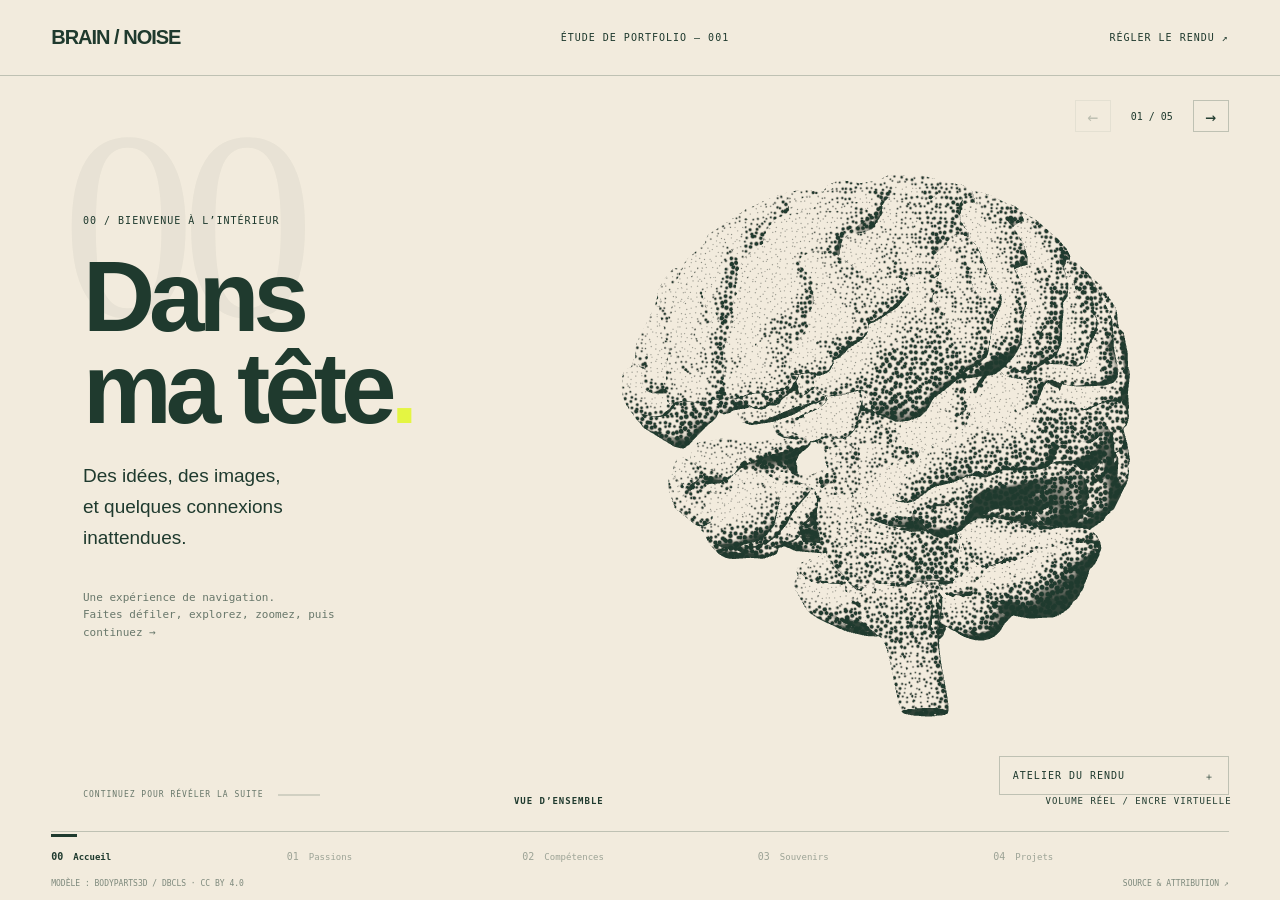
<file: index.html>
<!doctype html>
<html lang="fr">
  <head>
    <meta charset="utf-8" />
    <meta name="viewport" content="width=device-width,initial-scale=1" />
    <title>À l’intérieur — Brain Noise</title>
    <meta
      name="description"
      content="Exploration d’un cerveau en 3D au rendu imprimé, pilotée par le scroll."
    />
    <link rel="stylesheet" href="./assets/css/base.css" />
    <link rel="stylesheet" href="./assets/css/portfolio.css" />
    <link rel="stylesheet" href="./assets/css/skills.css" />
    <link rel="stylesheet" href="./assets/css/brain-navigation.css" />
    <script type="importmap">
      {
        "imports": {
          "three": "./assets/vendor/build/three.module.js",
          "three/addons/": "./assets/vendor/examples/jsm/"
        }
      }
    </script>
  </head>
  <body>
    <header>
      <a href="#intro" class="brand">BRAIN / NOISE</a><span>ÉTUDE DE PORTFOLIO — 001</span
      ><a href="#atelier">RÉGLER LE RENDU ↗</a>
    </header>
    <div class="visual">
      <canvas
        id="brain"
        aria-label="Cerveau 3D avec rendu tramé ; la rotation suit le défilement."
      ></canvas>
      <div id="loading" role="status">Chargement du cerveau…</div>
      <div class="visual-bottom">
        <span id="region">VUE D’ENSEMBLE</span><span>VOLUME RÉEL / ENCRE VIRTUELLE</span>
      </div>
    </div>
    <main id="journey" tabindex="0" aria-label="Exploration horizontale du portfolio">
      <section
        id="intro"
        class="journey-section"
        data-stop="0"
        data-number="00"
        aria-labelledby="intro-title"
      >
        <div class="section-content">
          <p class="section-index">00 / BIENVENUE À L’INTÉRIEUR</p>
          <h1 id="intro-title">Dans<br />ma tête<span>.</span></h1>
          <p class="lead">Des idées, des images,<br />et quelques connexions inattendues.</p>
          <p class="note">
            Une expérience de navigation.<br />Faites défiler, explorez, zoomez, puis continuez →
          </p>
        </div>
      </section>
      <section
        id="passions"
        class="journey-section"
        data-stop="1"
        data-number="01"
        aria-labelledby="passions-title"
      >
        <div class="section-content">
          <p class="section-index">01 / CE QUI M’ANIME</p>
          <h2 id="passions-title">Les<br /><span class="title-serif">passions.</span></h2>
          <p>Ce qui attire le regard, nourrit la curiosité et donne envie de créer.</p>
          <ul class="tags" aria-label="Centres d’intérêt">
            <li>IMAGE</li>
            <li>DESIGN</li>
            <li>EXPLORATION</li>
          </ul>
          <a class="section-link" href=""
            ><span>Découvrir mes passions</span
            ><span class="section-link-arrow" aria-hidden="true">→</span></a
          >
        </div>
      </section>
      <section
        id="competences"
        class="journey-section"
        data-stop="2"
        data-number="02"
        aria-labelledby="competences-title"
      >
        <div class="section-content">
          <p class="section-index">02 / FAIRE DES LIENS</p>
          <h2 id="competences-title">Penser.<br /><span class="title-serif">Construire.</span></h2>
          <p>Relier une idée à une forme. Une intention à une interaction.</p>
          <ul class="tags" aria-label="Domaines de compétences">
            <li>CONCEPTION</li>
            <li>WEB</li>
            <li>EXPÉRIMENTATION</li>
          </ul>
          <a class="section-link" href="./pages/competences.html"
            ><span>Découvrir mes compétences</span
            ><span class="section-link-arrow" aria-hidden="true">→</span></a
          >
        </div>
      </section>
      <section
        id="souvenirs"
        class="journey-section"
        data-stop="3"
        data-number="03"
        aria-labelledby="souvenirs-title"
      >
        <div class="section-content">
          <p class="section-index">03 / CE QUI RESTE</p>
          <h2 id="souvenirs-title">Des<br /><span class="title-serif">souvenirs.</span></h2>
          <p>Des fragments qui reviennent et finissent par devenir autre chose.</p>
          <a class="section-link" href=""
            ><span>Découvrir mes souvenirs</span
            ><span class="section-link-arrow" aria-hidden="true">→</span></a
          >
        </div>
      </section>
      <section
        id="projets"
        class="journey-section"
        data-stop="4"
        data-number="04"
        aria-labelledby="projets-title"
      >
        <div class="section-content">
          <p class="section-index">04 / LES IDÉES PRENNENT FORME</p>
          <h2 id="projets-title">Et des<br /><span class="title-serif">projets.</span></h2>
          <p>Ce qui se passe quand les connexions sortent de la tête.</p>
          <a class="project-link" href="./Trame-Studio.html"
            >01 — TRAME STUDIO <span aria-hidden="true">↗</span></a
          >
          <a class="section-link" href=""
            ><span>Découvrir mes projets</span
            ><span class="section-link-arrow" aria-hidden="true">→</span></a
          >
        </div>
      </section>
    </main>
    <div class="travel">
      <button id="previous" aria-label="Rubrique précédente">←</button
      ><span id="chapterCount">01 / 05</span
      ><button id="next" aria-label="Rubrique suivante">→</button>
    </div>
    <div class="anchor-status">
      <span id="anchorHint">ANCRÉ · FAITES DÉFILER POUR ZOOMER</span
      ><span class="anchor-track"><i id="anchorMeter"></i></span>
    </div>
    <div class="scroll-progress" aria-hidden="true"><span id="progressBar"></span></div>
    <nav class="chapters" aria-label="Chapitres">
      <a href="#intro" aria-current="true">00<span>Accueil</span></a
      ><a href="#passions">01<span>Passions</span></a
      ><a href="#competences">02<span>Compétences</span></a
      ><a href="#souvenirs">03<span>Souvenirs</span></a
      ><a href="#projets">04<span>Projets</span></a>
    </nav>
    <details id="atelier">
      <summary>ATELIER DU RENDU <span>＋</span></summary>
      <div class="settings">
        <label
          >Motif<select id="pattern">
            <option value="0">Points irréguliers</option>
            <option value="1">Hachures</option>
            <option value="2">Croisillons</option>
            <option value="3">Grain</option>
            <option value="4">Bayer</option>
            <option value="5">Encre sans trame</option>
          </select></label
        ><label
          >Taille de trame <output id="sizeValue">5 px</output
          ><input id="dotSize" type="range" min="2" max="12" step=".5" value="5" /></label
        ><label
          >Contraste<input
            id="contrast"
            type="range"
            min=".5"
            max="2.5"
            step=".05"
            value="1.15" /></label
        ><label>Encre<input id="ink" type="color" value="#1f3a2e" /></label
        ><label>Papier<input id="paper" type="color" value="#f2ebdd" /></label
        ><label>Zone active<input id="accent" type="color" value="#e4f542" /></label
        ><label class="check"
          ><input id="autoPalette" type="checkbox" checked /> Palettes des rubriques</label
        ><label class="check"
          ><input id="highlight" type="checkbox" checked /> Colorer les régions</label
        ><label class="check"
          ><input id="autoRotate" type="checkbox" checked /> Rotation lente au repos</label
        ><label class="check"
          ><input id="motion" type="checkbox" checked /> Rotation au scroll</label
        >
        <p>
          La trame est fixe à l’écran ; le volume tourne derrière. Les associations entre régions et
          chapitres sont artistiques.
        </p>
      </div>
    </details>
    <footer>
      <span>MODÈLE : BODYPARTS3D / DBCLS · CC BY 4.0</span
      ><a href="https://github.com/organui/brain-3d">SOURCE & ATTRIBUTION ↗</a>
    </footer>
    <noscript
      >JavaScript est nécessaire pour afficher le cerveau. Les chapitres restent accessibles
      ci-dessus.</noscript
    >
    <script type="module" src="./src/js/main.js"></script>
  </body>
</html>
</file>
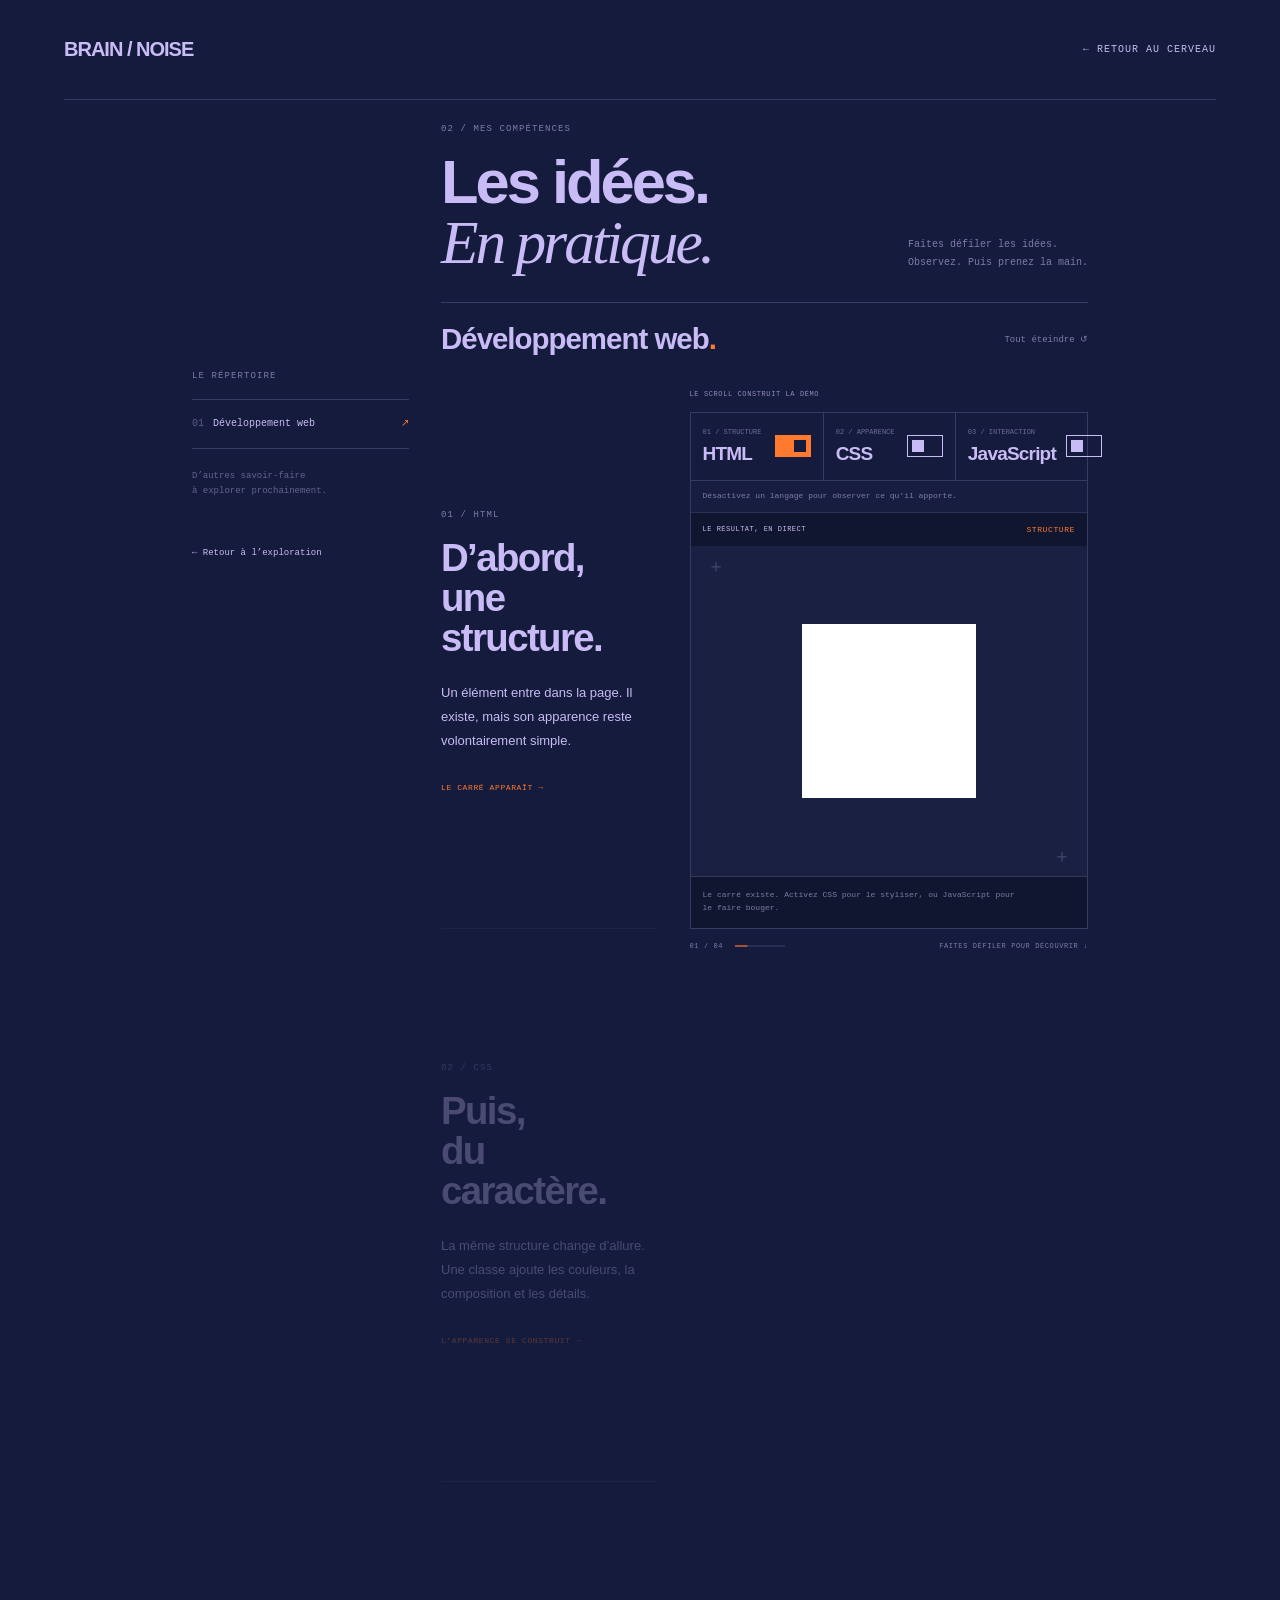
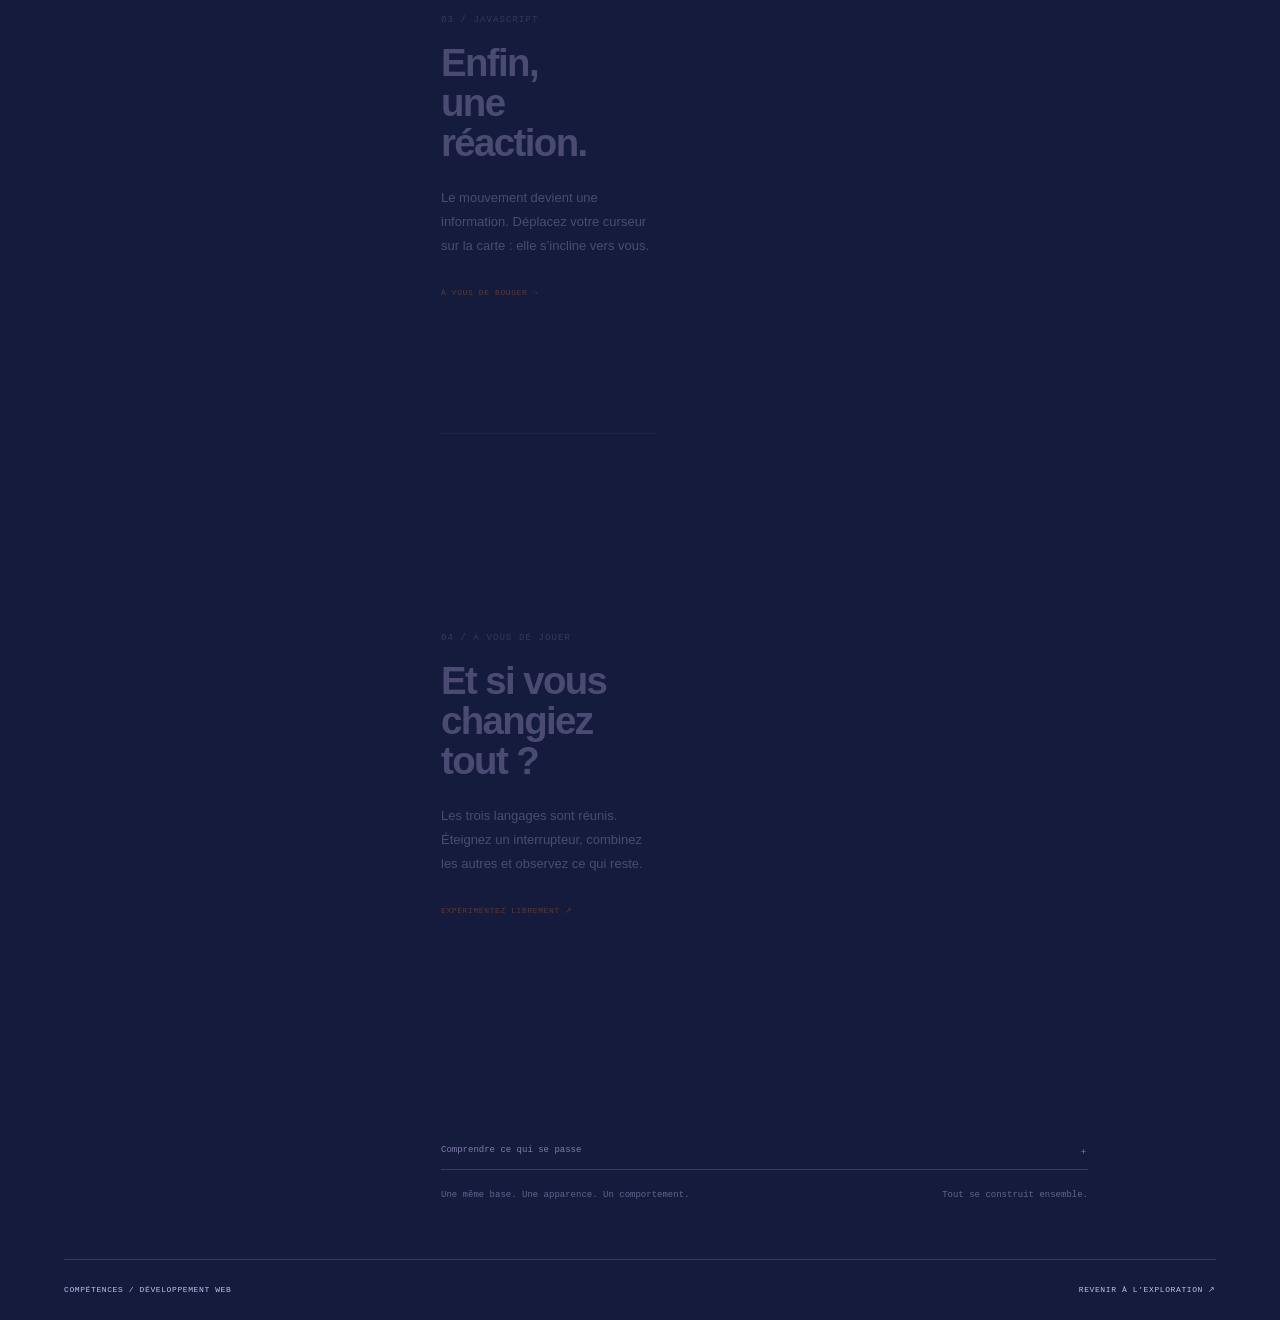
<file: pages/competences.html>
<!doctype html>
<html lang="fr">
  <head>
    <meta charset="utf-8" />
    <meta name="viewport" content="width=device-width,initial-scale=1" />
    <title>Compétences — Brain / Noise</title>
    <meta
      name="description"
      content="Un atelier interactif pour explorer le rôle de HTML, CSS et JavaScript."
    />
    <link rel="stylesheet" href="../assets/css/base.css" />
    <link rel="stylesheet" href="../assets/css/skills-standalone.css" />
    <link rel="stylesheet" href="../assets/css/skills.css" />
    <link rel="stylesheet" href="../assets/css/brain-navigation.css" />
    <script type="module" src="../src/js/skills/workshop.js"></script>
  </head>
  <body>
    <header>
      <a class="brand" href="../index.html#competences">BRAIN / NOISE</a
      ><a class="back" href="../index.html#competences">← RETOUR AU CERVEAU</a>
    </header>
    <main class="skills-main">
      <div class="skills-layout">
        <aside class="skills-directory">
          <div class="brain-space" aria-hidden="true"></div>
          <p class="eyebrow">LE RÉPERTOIRE</p>
          <a class="domain-current" href="#web-title"
            ><span>01</span> Développement web <span>↗</span></a
          >
          <p class="directory-note">D’autres savoir-faire<br />à explorer prochainement.</p>
          <button type="button" data-back-to-brain class="back-to-brain">
            ← Retour à l’exploration
          </button>
        </aside>
        <div class="skills-content">
          <div class="intro">
            <div>
              <p class="eyebrow">02 / MES COMPÉTENCES</p>
              <h1 tabindex="-1">Les idées.<br /><em>En pratique.</em></h1>
            </div>
            <p>Faites défiler les idées.<br />Observez. Puis prenez la main.</p>
          </div>
          <section class="lab" aria-labelledby="web-title">
            <div class="lab-heading">
              <div>
                <p class="eyebrow">01 / L’ATELIER INTERACTIF</p>
                <h2 id="web-title">Développement web<span>.</span></h2>
              </div>
              <button type="button" id="reset">Tout éteindre ↺</button>
            </div>
            <div class="skills-story">
              <div class="story-narrative" aria-label="Les étapes du développement web">
                <article class="story-step" data-skill-step="0">
                  <p class="eyebrow">01 / HTML</p>
                  <h3>D’abord,<br />une structure.</h3>
                  <p>
                    Un élément entre dans la page. Il existe, mais son apparence reste
                    volontairement simple.
                  </p>
                  <span class="step-foot">LE CARRÉ APPARAÎT →</span>
                </article>
                <article class="story-step" data-skill-step="1">
                  <p class="eyebrow">02 / CSS</p>
                  <h3>Puis,<br />du caractère.</h3>
                  <p>
                    La même structure change d’allure. Une classe ajoute les couleurs, la
                    composition et les détails.
                  </p>
                  <span class="step-foot">L’APPARENCE SE CONSTRUIT →</span>
                </article>
                <article class="story-step" data-skill-step="2">
                  <p class="eyebrow">03 / JAVASCRIPT</p>
                  <h3>Enfin,<br />une réaction.</h3>
                  <p>
                    Le mouvement devient une information. Déplacez votre curseur sur la carte : elle
                    s’incline vers vous.
                  </p>
                  <span class="step-foot">À VOUS DE BOUGER →</span>
                </article>
                <article class="story-step story-free" data-skill-step="3">
                  <p class="eyebrow">04 / À VOUS DE JOUER</p>
                  <h3>Et si vous<br />changiez tout ?</h3>
                  <p>
                    Les trois langages sont réunis. Éteignez un interrupteur, combinez les autres et
                    observez ce qui reste.
                  </p>
                  <span class="step-foot">EXPÉRIMENTEZ LIBREMENT ↗</span>
                </article>
              </div>
              <div class="story-scene">
                <div class="story-follow">
                  <span id="follow-label" role="status">LE SCROLL CONSTRUIT LA DÉMO</span
                  ><button type="button" id="follow-scroll" hidden>Reprendre le récit ↺</button>
                </div>
                <div class="lab-body">
                  <div class="controls">
                    <p class="instruction">Trois langages.<br />Trois façons d’agir.</p>
                    <label class="language"
                      ><span class="language-title"
                        ><span><small>01 / STRUCTURE</small><strong>HTML</strong></span
                        ><input
                          type="checkbox"
                          id="html-toggle"
                          aria-describedby="html-description" /><span
                          class="switch"
                          aria-hidden="true"
                        ></span></span
                      ><span id="html-description" class="description"
                        >Activez pour créer l’élément. Un carré blanc apparaît.</span
                      ></label
                    >
                    <label class="language"
                      ><span class="language-title"
                        ><span><small>02 / APPARENCE</small><strong>CSS</strong></span
                        ><input
                          type="checkbox"
                          id="css-toggle"
                          aria-describedby="css-description" /><span
                          class="switch"
                          aria-hidden="true"
                        ></span></span
                      ><span id="css-description" class="description"
                        >Activez pour appliquer le style. Couleurs, composition et détails prennent
                        forme.</span
                      ></label
                    >
                    <label class="language"
                      ><span class="language-title"
                        ><span><small>03 / INTERACTION</small><strong>JavaScript</strong></span
                        ><input
                          type="checkbox"
                          id="js-toggle"
                          aria-describedby="js-description" /><span
                          class="switch"
                          aria-hidden="true"
                        ></span></span
                      ><span id="js-description" class="description"
                        >Activez pour relier le mouvement à l’image. Le carré suit votre
                        curseur.</span
                      ></label
                    >
                    <p class="dependency" id="dependency">
                      Commencez par HTML pour créer votre élément.
                    </p>
                  </div>
                  <div class="experiment">
                    <div class="stage-bar">
                      <span>LE RÉSULTAT, EN DIRECT</span><span id="mode-label">EN ATTENTE</span>
                    </div>
                    <div
                      class="stage"
                      id="stage"
                      tabindex="0"
                      role="region"
                      aria-label="Zone interactive du carré"
                      aria-describedby="stage-help"
                    >
                      <div class="stage-cross cross-top" aria-hidden="true">＋</div>
                      <div class="stage-cross cross-bottom" aria-hidden="true">＋</div>
                      <div id="object-mount"></div>
                      <div class="empty" id="empty">
                        <span class="empty-symbol" aria-hidden="true">[ &nbsp; ]</span>
                        <p>Tout commence<br />par une structure.</p>
                        <small>ACTIVEZ HTML POUR COMMENCER</small>
                      </div>
                    </div>
                    <div class="stage-footer">
                      <p id="stage-help">
                        Activez HTML, puis explorez CSS et JavaScript dans l’ordre de votre choix.
                      </p>
                      <span id="coordinates" aria-hidden="true">X 0° / Y 0°</span>
                    </div>
                  </div>
                </div>
                <div class="story-position" aria-label="Progression de l’expérience">
                  <span id="story-progress">00 / 04</span
                  ><span class="story-progress-track"><i id="story-progress-fill"></i></span
                  ><span>FAITES DÉFILER POUR DÉCOUVRIR ↓</span>
                </div>
              </div>
            </div>
            <details class="implementation">
              <summary>Comprendre ce qui se passe <span>＋</span></summary>
              <div class="under-the-hood">
                <div>
                  <p class="eyebrow">CE QUI CHANGE</p>
                  <p id="explanation" role="status" aria-live="polite">
                    Sans HTML, aucun élément à afficher. CSS et JavaScript peuvent être activés en
                    avance : ils attendront la structure.
                  </p>
                </div>
                <pre
                  aria-label="Extrait de code correspondant aux interrupteurs"
                ><code id="code">// Activez un langage pour découvrir son rôle.</code></pre>
              </div>
            </details>
          </section>
          <p class="closing">
            Une même base. Une apparence. Un comportement.<span>Tout se construit ensemble.</span>
          </p>
        </div>
      </div>
    </main>
    <footer>
      <span>COMPÉTENCES / DÉVELOPPEMENT WEB</span
      ><a href="../index.html#competences">REVENIR À L’EXPLORATION ↗</a>
    </footer>
  </body>
</html>
</file>
<file: assets/css/base.css>
/* Socle commun : couleurs, remise à zéro et accessibilité. */
* {
  box-sizing: border-box;
}
body {
  margin: 0;
  font-family: Arial, Helvetica, sans-serif;
}
a {
  color: inherit;
}
button,
input,
select {
  font: inherit;
}
:focus-visible {
  outline: 2px solid #d26a42;
  outline-offset: 4px;
}
:root {
  --paper: #f2ebdd;
  --ink: #1f3a2e;
  --accent: #e4f542;
  --rule: color-mix(in srgb, var(--ink) 24%, transparent);
}
body {
  background: var(--paper);
  color: var(--ink);
}
:focus-visible {
  outline-color: var(--ink);
}
</file>
<file: assets/css/portfolio.css>
html {
  scroll-behavior: smooth;
  scroll-padding-top: 90px;
}
@media (prefers-reduced-motion: reduce) {
  html {
    scroll-behavior: auto;
  }
}
html,
body {
  height: 100%;
  width: 100%;
  overflow: hidden;
  scroll-behavior: auto;
}
/* Accueil : parcours horizontal, chapitres et atelier de rendu. */
header {
  position: fixed;
  z-index: 4;
  top: 0;
  left: 0;
  right: 0;
  height: 76px;
  border-bottom: 1px solid #24342b33;
  display: flex;
  align-items: center;
  justify-content: space-between;
  padding: 0 4%;
  font: 10px monospace;
  letter-spacing: 1px;
}
header a {
  text-decoration: none;
}
.brand {
  font: bold 20px Arial;
  letter-spacing: -1px;
}
.visual {
  position: fixed;
  right: 0;
  top: 76px;
  z-index: 0;
}
canvas {
  width: 100%;
  height: 100%;
  display: block;
}
.visual-bottom {
  position: absolute;
  left: 5%;
  right: 6%;
  display: flex;
  justify-content: space-between;
  font: 9px monospace;
  letter-spacing: 1px;
  gap: 15px;
}
#region {
  font-weight: bold;
}
#loading {
  position: absolute;
  top: 50%;
  left: 10%;
  right: 10%;
  text-align: center;
  font: 12px monospace;
  line-height: 1.7;
}
main {
  z-index: 1;
}
.journey-section {
  pointer-events: auto;
  scroll-margin-top: 0;
}
main p {
  max-width: 300px;
  font-size: 16px;
  line-height: 1.65;
}
.section-index {
  font: 10px monospace;
  letter-spacing: 1px;
  margin: 0 0 25px;
}
h1,
h2 {
  font-size: clamp(60px, 7.8vw, 122px);
  line-height: 0.92;
  letter-spacing: -6px;
  margin: 0 0 25px;
}
h2 {
  font-size: clamp(52px, 6.7vw, 104px);
}
.title-serif {
  font-family: Georgia, serif;
  font-weight: 400;
}
.lead {
  font-size: 19px;
}
.note,
.section-placeholder {
  font: 11px/1.6 monospace;
}
.note {
  margin-top: 35px;
}
.section-placeholder {
  border-top: 1px solid #24342b33;
  padding-top: 14px;
  margin-top: 30px;
}
.tags {
  display: flex;
  flex-wrap: wrap;
  gap: 7px;
  max-width: 320px;
  list-style: none;
  padding: 0;
  margin: 16px 0;
}
.tags li {
  font: 9px monospace;
  border: 1px solid #24342b55;
  padding: 6px 8px;
}
.project-link {
  display: flex;
  justify-content: space-between;
  max-width: 320px;
  padding: 17px 0;
  border-block: 1px solid #24342b;
  text-decoration: none;
  font: 12px monospace;
}
.chapters {
  position: fixed;
  z-index: 3;
  font: 10px monospace;
}
.chapters a {
  text-decoration: none;
  opacity: 0.4;
}
.chapters a[aria-current="true"] {
  opacity: 1;
  font-weight: bold;
}
.chapters a[aria-current="true"]:before {
  position: absolute;
}
details {
  position: fixed;
  z-index: 5;
  border: 1px solid #24342b;
}
summary {
  list-style: none;
  padding: 13px;
  cursor: pointer;
  font: 10px monospace;
  letter-spacing: 1px;
}
summary::-webkit-details-marker {
  display: none;
}
summary span {
  float: right;
}
.settings {
  border-top: 1px solid #24342b33;
  padding: 15px;
  overflow: auto;
}
.settings label {
  display: block;
  font: 11px monospace;
  margin-bottom: 16px;
}
.settings input[type="range"],
select {
  width: 100%;
  margin-top: 8px;
  accent-color: #24342b;
}
select {
  border: 1px solid #24342b55;
  padding: 8px;
  border-radius: 0;
}
.settings output {
  float: right;
}
.settings input[type="color"] {
  float: right;
  width: 35px;
  height: 20px;
  border: 0;
  padding: 0;
  background: none;
}
.settings .check {
  display: flex;
  align-items: center;
  gap: 8px;
}
.settings .check input {
  accent-color: #24342b;
}
.settings p {
  font: 10px/1.5 monospace;
  margin-bottom: 0;
}
footer {
  z-index: 2;
  display: flex;
  justify-content: space-between;
  border-top: 1px solid #24342b33;
  font: 9px monospace;
  gap: 20px;
}
@media (max-width: 760px) {
  header {
    height: 60px;
  }
  header > span {
    display: none;
  }
  h1,
  h2 {
    margin-bottom: 12px;
  }
  main p {
    font-size: 14px;
    max-width: 320px;
  }
  .visual-bottom {
    font-size: 8px;
  }
  .visual-bottom span:last-child {
    display: none;
  }
  .lead {
    margin-top: 0;
  }
  footer {
    padding-bottom: 70px;
  }
}
header {
  background: var(--paper);
  border-color: var(--rule);
}
.visual {
  left: 37%;
  bottom: 90px;
}
.visual-bottom {
  bottom: 4px;
}
main {
  position: fixed;
  inset: 76px 0 90px;
  width: auto;
  display: flex;
  overflow-x: auto;
  overflow-y: hidden;
  scroll-snap-type: none;
  scrollbar-width: none;
  overscroll-behavior-x: contain;
  pointer-events: auto;
}
main::-webkit-scrollbar {
  display: none;
}
.journey-section {
  position: relative;
  flex: 0 0 100%;
  min-width: 0;
  height: 100%;
  min-height: 0;
  scroll-snap-align: start;
  display: flex;
  flex-direction: column;
  justify-content: center;
  align-items: flex-start;
  padding: 3vh 0 5vh 6.5%;
  isolation: isolate;
}
.journey-section:before {
  content: attr(data-number);
  position: absolute;
  z-index: -1;
  left: 4.8%;
  top: 2%;
  font:
    clamp(110px, 21vw, 330px)/1 Georgia,
    serif;
  color: var(--ink);
  opacity: 0.045;
  letter-spacing: -15px;
  pointer-events: none;
}
.section-content {
  width: 37%;
  will-change: transform, opacity;
}
h1 span {
  color: var(--accent);
}
.note,
.section-placeholder {
  color: inherit;
  opacity: 0.65;
}
.section-placeholder,
.tags li {
  border-color: var(--rule);
}
.project-link {
  border-color: var(--ink);
}
.chapters {
  left: 4%;
  right: 4%;
  top: auto;
  bottom: 35px;
  display: flex;
  align-items: center;
  gap: 0;
  height: 34px;
  border-top: 1px solid var(--rule);
}
.chapters a {
  position: relative;
  flex: 1;
  padding-top: 15px;
  white-space: nowrap;
}
.chapters a span {
  font-size: 9px;
  margin-left: 10px;
}
.chapters a[aria-current="true"]:before {
  content: "";
  top: -2px;
  left: 0;
  width: 26px;
  height: 3px;
  background: var(--ink);
}
.scroll-progress {
  position: fixed;
  z-index: 5;
  bottom: 0;
  left: 0;
  right: 0;
  height: 3px;
  pointer-events: none;
}
.scroll-progress span {
  display: block;
  height: 100%;
  width: 100%;
  background: var(--accent);
  transform: scaleX(0);
  transform-origin: left;
}
.travel {
  position: fixed;
  z-index: 4;
  right: 4%;
  top: 100px;
  display: flex;
  align-items: center;
  gap: 17px;
  font: 10px monospace;
}
.travel button {
  border: 1px solid var(--rule);
  background: transparent;
  color: inherit;
  width: 36px;
  height: 32px;
  padding: 0;
  font-size: 18px;
  cursor: pointer;
}
.travel button:disabled {
  opacity: 0.25;
  cursor: default;
}
.travel span {
  min-width: 48px;
  text-align: center;
}
details {
  right: 4%;
  bottom: 105px;
  width: 230px;
  background: var(--paper);
  border-color: var(--rule);
}
.settings {
  border-color: var(--rule);
  max-height: 57svh;
  overscroll-behavior: contain;
}
.settings p {
  color: inherit;
  opacity: 0.65;
}
.settings input[type="range"],
.settings .check input {
  accent-color: var(--ink);
}
select {
  background: var(--paper);
  color: var(--ink);
  border-color: var(--rule);
}
footer {
  position: fixed;
  bottom: 12px;
  left: 4%;
  right: 4%;
  padding: 0;
  border: 0;
  background: none;
  font-size: 8px;
  opacity: 0.55;
}
footer a {
  text-decoration: none;
}
@media (max-width: 760px) {
  .visual {
    left: 0;
    top: 95px;
    bottom: 40%;
    opacity: 1;
  }
  main {
    inset: 60px 0 105px;
  }
  .journey-section {
    padding: 0 7%;
    justify-content: flex-end;
    min-height: 0;
  }
  .section-content {
    width: 100%;
    padding-bottom: 12px;
  }
  .journey-section:before {
    top: auto;
    bottom: 16%;
    font-size: 180px;
  }
  h1,
  h2 {
    font-size: clamp(45px, 10vw, 65px);
    letter-spacing: -2px;
    margin: 0 0 10px;
  }
  h1 br,
  h2 br {
    display: none;
  }
  .section-index {
    margin-bottom: 12px;
    font-size: 9px;
  }
  .lead,
  main p {
    font-size: 13px;
    max-width: 310px;
    margin: 9px 0;
  }
  .note,
  .section-placeholder,
  .tags {
    display: none;
  }
  .travel {
    top: 75px;
    right: 5%;
    gap: 10px;
  }
  .travel button {
    width: 31px;
    height: 27px;
  }
  .chapters {
    left: 4%;
    right: 4%;
    top: auto;
    bottom: 53px;
    height: 30px;
  }
  .chapters a span {
    display: none;
  }
  details {
    right: 4%;
    bottom: 105px;
    width: 200px;
  }
  details:not([open]) {
    bottom: 76px;
    width: auto;
  }
  summary {
    padding: 9px;
    font-size: 8px;
  }
  .settings {
    max-height: 50svh;
  }
  footer {
    bottom: 14px;
    font-size: 7px;
  }
  footer span {
    max-width: 180px;
  }
}
@media (max-height: 650px) and (min-width: 761px) {
  h1,
  h2 {
    font-size: 68px;
  }
  .note,
  .section-placeholder {
    display: none;
  }
}
@media (prefers-reduced-motion: reduce) {
  .section-content {
    will-change: auto;
  }
}
.section-content h1,
.section-content h2 {
  will-change: transform, opacity;
  transform-origin: 15% 65%;
}
@media (prefers-reduced-motion: reduce) {
  .section-content h1,
  .section-content h2 {
    will-change: auto;
  }
}

.anchor-status {
  position: fixed;
  z-index: 4;
  left: 6.5%;
  bottom: 101px;
  display: flex;
  align-items: center;
  gap: 14px;
  font: 8px monospace;
  letter-spacing: 1px;
  opacity: 0.65;
  pointer-events: none;
}
.anchor-track {
  width: 42px;
  height: 2px;
  background: var(--rule);
}
.anchor-track i {
  display: block;
  width: 100%;
  height: 100%;
  background: var(--ink);
  transform: scaleX(0);
  transform-origin: left;
}
@media (max-width: 760px) {
  .anchor-status {
    bottom: 91px;
    left: 7%;
    font-size: 7px;
    gap: 8px;
  }
  .anchor-track {
    width: 24px;
  }
}
.neon-label {
  display: inline-block;
  max-width: 100%;
  vertical-align: top;
}
h1 > .neon-label {
  color: inherit;
}
.neon-label.neon-ignite {
  animation: title-ignition 280ms steps(1, end) both;
}
@keyframes title-ignition {
  0%,
  16%,
  38%,
  56%,
  78%,
  100% {
    opacity: 1;
  }
  8%,
  29%,
  48%,
  65% {
    opacity: 0;
  }
}
@media (prefers-reduced-motion: reduce) {
  .neon-label.neon-ignite {
    animation: none;
  }
}
@media (max-width: 760px) {
  .visual-bottom {
    top: 8px;
    bottom: auto;
    left: 7%;
    right: 110px;
    align-items: flex-start;
    line-height: 1.5;
  }
  #region {
    max-width: 100%;
    overflow-wrap: break-word;
  }
}
.section-link {
  display: flex;
  align-items: center;
  justify-content: space-between;
  gap: 20px;
  width: 100%;
  max-width: 320px;
  min-height: 48px;
  margin-top: 24px;
  padding: 14px 16px;
  border: 1px solid var(--ink);
  border-radius: 0;
  background: transparent;
  color: var(--ink);
  text-decoration: none;
  font: 11px/1.4 monospace;
  letter-spacing: 0.3px;
  transition:
    background-color 160ms ease,
    color 160ms ease;
}
.section-link-arrow {
  flex: none;
  color: var(--ink);
  font-size: 18px;
  line-height: 1;
}
.section-link:focus-visible {
  outline: 2px solid var(--ink);
  outline-offset: 4px;
}
.section-link:active {
  background: var(--ink);
  color: var(--paper);
}
.section-link:active .section-link-arrow {
  color: inherit;
}
@media (hover: hover) {
  .section-link:hover {
    background: var(--ink);
    color: var(--paper);
  }
  .section-link:hover .section-link-arrow {
    color: inherit;
  }
}
@media (max-width: 760px) {
  .section-link {
    margin-top: 14px;
    padding: 12px 14px;
    font-size: 10px;
  }
}
@media (prefers-reduced-motion: reduce) {
  .section-link {
    transition: none;
  }
}
</file>
<file: assets/css/skills.css>
/* Compétences : colonne latérale, scène fixe, récit et expérience web. */
#journey.skills-main {
  display: block;
  overflow-x: hidden;
  overflow-y: auto;
  scrollbar-width: thin;
  scrollbar-color: var(--ink) var(--paper);
  overscroll-behavior-y: contain;
  scroll-snap-type: none;
}
.skills-open > .travel,
.skills-open > .chapters,
.skills-open > .anchor-status,
.skills-open > .scroll-progress {
  visibility: hidden;
}
.skills-open .visual-bottom {
  visibility: hidden;
}
.skills-main {
  color: var(--ink);
  background: var(--paper);
}
.skills-layout {
  display: grid;
  grid-template-columns: 180px minmax(0, 1fr);
  gap: 45px;
  max-width: 1230px;
  margin: auto;
  padding: 24px 32px 38px;
}
.skills-directory {
  position: sticky;
  top: 24px;
  align-self: start;
  font: 10px/1.8 monospace;
}
.skills-directory .brain-space {
  height: 137px;
}
.skills-main .eyebrow {
  font: 9px monospace;
  letter-spacing: 1.1px;
  margin: 0 0 18px;
  opacity: 0.6;
}
.domain-current {
  display: flex;
  align-items: center;
  gap: 9px;
  padding: 15px 0;
  border-block: 1px solid var(--rule);
  text-decoration: none;
  font-size: 10px;
}
.domain-current > span:first-child {
  opacity: 0.4;
}
.domain-current > span:last-child {
  margin-left: auto;
  color: var(--accent);
}
.directory-note {
  font: 9px/1.7 monospace;
  opacity: 0.45;
  margin: 20px 0 38px;
}
.back-to-brain {
  font: 9px/1.6 monospace;
  background: none;
  color: inherit;
  border: 0;
  padding: 8px 0;
  cursor: pointer;
  text-align: left;
}
.skills-content {
  min-width: 0;
}
.skills-main .intro {
  display: flex;
  justify-content: space-between;
  gap: 20px;
  align-items: flex-end;
  margin: 10px 0 30px;
  padding: 0;
}
.skills-main .intro h1 {
  font:
    700 clamp(38px, 4.8vw, 72px)/0.98 Arial,
    sans-serif;
  letter-spacing: -3px;
  margin: 0;
  color: var(--ink);
}
.skills-main .intro em {
  font-family: Georgia, serif;
  font-weight: 400;
}
.skills-main .intro > p {
  font: 10px/1.8 monospace;
  max-width: 200px;
  opacity: 0.6;
}
.skills-main .lab {
  border: 0;
}
.skills-main .lab-heading {
  display: flex;
  align-items: center;
  justify-content: space-between;
  gap: 20px;
  border-top: 1px solid var(--rule);
  padding: 20px 0;
}
.skills-main .lab-heading .eyebrow {
  margin-bottom: 9px;
  font-size: 8px;
}
.skills-main h2 {
  font:
    700 clamp(20px, 2.3vw, 30px)/1.1 Arial,
    sans-serif;
  letter-spacing: -1px;
  margin: 0;
  color: var(--ink);
}
.skills-main h2 > span {
  color: var(--accent);
}
.skills-main #reset {
  background: none;
  border: 0;
  padding: 8px 0;
  color: inherit;
  opacity: 0.6;
  font: 9px monospace;
  cursor: pointer;
}
.skills-main .lab-body {
  border: 1px solid var(--rule);
}
.skills-main .controls {
  display: grid;
  grid-template-columns: repeat(3, minmax(0, 1fr));
  padding: 0;
  gap: 0;
}
.skills-main .instruction {
  display: none;
}
.skills-main .language {
  display: block;
  padding: 18px;
  cursor: pointer;
  border-bottom: 1px solid var(--rule);
}
.skills-main .language + .language {
  border-left: 1px solid var(--rule);
}
.skills-main .language-title {
  display: flex;
  justify-content: space-between;
  align-items: center;
  gap: 10px;
  position: relative;
}
.skills-main .language-title small {
  display: block;
  font: 7px monospace;
  letter-spacing: 0.7px;
  opacity: 0.5;
  margin-bottom: 7px;
}
.skills-main .language-title strong {
  font-size: 21px;
  letter-spacing: -0.8px;
}
.skills-main .description {
  display: block;
  font-size: 10px;
  line-height: 1.7;
  opacity: 0.6;
  margin-top: 12px;
  min-height: 34px;
}
.skills-main .language input {
  position: absolute;
  right: 0;
  top: 50%;
  transform: translateY(-50%);
  width: 36px;
  height: 22px;
  opacity: 0;
  margin: 0;
  cursor: pointer;
  z-index: 1;
}
.skills-main .switch {
  display: block;
  flex: 0 0 36px;
  width: 36px;
  height: 22px;
  border: 1px solid var(--ink);
  position: relative;
}
.skills-main .switch:after {
  content: "";
  position: absolute;
  left: 4px;
  top: 4px;
  width: 12px;
  height: 12px;
  background: var(--ink);
  transition: transform 160ms;
}
.skills-main input:checked + .switch {
  background: var(--accent);
  border-color: var(--accent);
}
.skills-main input:checked + .switch:after {
  transform: translateX(14px);
  background: var(--paper);
}
.skills-main input:focus-visible + .switch {
  outline: 2px solid var(--ink);
  outline-offset: 4px;
}
.skills-main .dependency {
  grid-column: 1/-1;
  margin: 0;
  padding: 10px 18px;
  font: 9px/1.6 monospace;
  opacity: 0.6;
  border-bottom: 1px solid var(--rule);
}
.skills-main .stage-bar,
.skills-main .stage-footer {
  display: flex;
  justify-content: space-between;
  align-items: center;
  gap: 16px;
  padding: 13px 18px;
  font: 8px monospace;
  letter-spacing: 0.5px;
}
.skills-main #mode-label {
  color: var(--accent);
}
.skills-main .stage {
  position: relative;
  min-height: 290px;
  display: grid;
  place-items: center;
  overflow: hidden;
  perspective: 850px;
  touch-action: pan-y;
  background: color-mix(in srgb, var(--ink) 3%, var(--paper));
}
.skills-main .stage.is-interactive {
  touch-action: none;
}
.skills-main .stage-cross {
  position: absolute;
  opacity: 0.25;
  font: 18px monospace;
  pointer-events: none;
}
.skills-main .cross-top {
  left: 16px;
  top: 8px;
}
.skills-main .cross-bottom {
  right: 16px;
  bottom: 8px;
}
.skills-main #object-mount {
  position: absolute;
  inset: 0;
  display: grid;
  place-items: center;
  pointer-events: none;
}
.skills-main .empty {
  text-align: center;
  pointer-events: none;
}
.skills-main .empty-symbol {
  font: 36px monospace;
  opacity: 0.2;
}
.skills-main .empty p {
  font:
    20px/1.3 Georgia,
    serif;
  margin: 17px 0;
}
.skills-main .empty small {
  font: 8px monospace;
  letter-spacing: 1px;
  opacity: 0.45;
}
.skills-main .demo-square {
  width: 174px;
  height: 174px;
  background: #fff;
  position: relative;
  transform: rotateX(var(--rotate-x, 0deg)) rotateY(var(--rotate-y, 0deg));
  transition: transform 150ms ease-out;
  will-change: transform;
}
.skills-main .card-content {
  display: none;
}
.skills-main .demo-square.is-styled {
  background: var(--ink);
  color: var(--paper);
  border: 1px solid var(--accent);
  box-shadow: 10px 10px 0 var(--accent);
}
.skills-main .is-styled .card-content {
  display: flex;
  flex-direction: column;
  justify-content: space-between;
  height: 100%;
  padding: 15px;
  overflow: hidden;
}
.skills-main .card-top {
  display: flex;
  justify-content: space-between;
  font: 7px monospace;
}
.skills-main .card-word {
  font: bold 47px/0.88 Arial;
  letter-spacing: -3px;
}
.skills-main .card-word em {
  font: italic 43px/0.9 Georgia;
  letter-spacing: -2px;
}
.skills-main .card-bottom {
  font: 7px monospace;
  padding-top: 7px;
  border-top: 1px solid currentColor;
}
.skills-main .stage-footer {
  border-top: 1px solid var(--rule);
  letter-spacing: 0;
}
.skills-main .stage-footer p {
  font: 9px/1.6 monospace;
  margin: 0;
  max-width: 380px;
  opacity: 0.6;
}
.skills-main #coordinates {
  font: 8px monospace;
  white-space: nowrap;
  opacity: 0.5;
}
.skills-main .implementation {
  position: static;
  width: auto;
  background: none;
  border: 0;
  border-bottom: 1px solid var(--rule);
  margin: 15px 0;
}
.skills-main .implementation summary {
  list-style: none;
  cursor: pointer;
  padding: 14px 0;
  font: 9px monospace;
  opacity: 0.6;
}
.skills-main .implementation summary::-webkit-details-marker {
  display: none;
}
.skills-main summary > span {
  float: right;
}
.skills-main .under-the-hood {
  display: grid;
  grid-template-columns: 1fr 1fr;
  gap: 22px;
  border-top: 1px solid var(--rule);
  padding: 18px 0;
}
.skills-main #explanation {
  font-size: 11px;
  line-height: 1.7;
  max-width: 450px;
}
.skills-main pre {
  font: 10px/1.8 monospace;
  white-space: pre-wrap;
  overflow-wrap: anywhere;
  margin: 0;
  color: var(--accent);
}
.skills-main .closing {
  display: flex;
  justify-content: space-between;
  font: 9px/1.7 monospace;
  opacity: 0.45;
  margin: 18px 0;
}
.skills-main [hidden] {
  display: none !important;
}
.skills-main.skills-reveal > .skills-layout {
  animation: skills-content-in 650ms cubic-bezier(0.22, 1, 0.36, 1) both;
}
@keyframes skills-content-in {
  from {
    opacity: 0;
    transform: translateY(16px);
  }
  to {
    opacity: 1;
    transform: none;
  }
}
@media (max-width: 900px) {
  .skills-layout {
    grid-template-columns: 145px minmax(0, 1fr);
    gap: 25px;
    padding: 24px;
  }
  .skills-main .intro {
    display: block;
  }
  .skills-main .intro > p {
    max-width: none;
  }
  .skills-main .language {
    padding: 13px;
  }
  .skills-main .language-title strong {
    font-size: 18px;
  }
  .skills-main .description {
    font-size: 9px;
  }
  .skills-main .language-title {
    flex-wrap: wrap;
  }
  .skills-main .language input {
    top: auto;
    bottom: 0;
    transform: none;
  }
}
@media (max-width: 650px) {
  .skills-layout {
    display: block;
    padding: 16px;
  }
  .skills-directory {
    position: relative;
    min-height: 92px;
    padding-left: 104px;
    display: flex;
    flex-direction: column;
    justify-content: center;
  }
  .skills-directory .brain-space,
  .directory-note,
  .skills-directory > .eyebrow,
  .domain-current {
    display: none;
  }
  .back-to-brain {
    font-size: 9px;
  }
  .skills-main .intro {
    margin: 12px 0 22px;
  }
  .skills-main .intro h1 {
    font-size: 48px;
    letter-spacing: -2px;
  }
  .skills-main .intro > p {
    font-size: 10px;
  }
  .skills-main .lab-heading {
    padding: 15px 0;
  }
  .skills-main .language-title {
    display: block;
    padding-bottom: 32px;
  }
  .skills-main .language input {
    left: 0;
    right: auto;
  }
  .skills-main .switch {
    position: absolute;
    bottom: 0;
    left: 0;
  }
  .skills-main .language-title strong {
    font-size: 17px;
  }
  .skills-main .language-title small {
    font-size: 6px;
    letter-spacing: 0;
  }
  .skills-main .description {
    font-size: 9px;
    min-height: 65px;
  }
  .skills-main .language {
    padding: 12px 9px;
  }
  .skills-main .stage {
    min-height: 270px;
  }
  .skills-main .stage-footer {
    display: block;
  }
  .skills-main #coordinates {
    display: block;
    margin-top: 7px;
  }
  .skills-main .under-the-hood {
    grid-template-columns: 1fr;
  }
  .skills-main .closing {
    display: block;
  }
  .skills-main .closing > span {
    display: block;
    margin-top: 6px;
  }
}
@media (prefers-reduced-motion: reduce) {
  .skills-main.skills-reveal > .skills-layout {
    animation: none;
  }
  .skills-main .demo-square,
  .skills-main .switch:after {
    transition: none;
  }
}
.skills-main .skills-layout {
  max-width: 1450px;
  grid-template-columns: 150px minmax(0, 1fr);
  gap: 36px;
}
.skills-main .skills-story {
  display: grid;
  grid-template-columns: minmax(180px, 0.7fr) minmax(0, 1.3fr);
  gap: 34px;
  position: relative;
  align-items: start;
}
.skills-main .story-scene {
  position: sticky;
  top: 18px;
  align-self: start;
  min-width: 0;
  background: var(--paper);
  z-index: 2;
}
.skills-main .story-narrative {
  min-width: 0;
}
.skills-main .story-step {
  min-height: calc(var(--skills-viewport, 650px) * 0.85);
  display: flex;
  flex-direction: column;
  justify-content: center;
  align-items: flex-start;
  padding: 45px 0;
  opacity: 0.3;
  transition: opacity 400ms ease;
  border-top: 1px solid var(--rule);
}
.skills-main .story-step.is-current {
  opacity: 1;
}
.skills-main .story-step:first-child {
  border-top: 0;
}
.skills-main .story-step h3 {
  font:
    700 clamp(25px, 3vw, 43px)/1.04 Arial,
    sans-serif;
  letter-spacing: -1.6px;
  margin: 0 0 23px;
}
.skills-main .story-step > p:not(.eyebrow) {
  font-size: 13px;
  line-height: 1.85;
  max-width: 270px;
  margin: 0 0 28px;
}
.skills-main .step-foot {
  font: 8px/1.7 monospace;
  letter-spacing: 0.6px;
  color: var(--accent);
}
.skills-main .story-follow {
  display: flex;
  justify-content: space-between;
  align-items: center;
  gap: 12px;
  min-height: 36px;
  font: 7px monospace;
  letter-spacing: 0.6px;
  opacity: 0.7;
}
.skills-main #follow-scroll {
  border: 0;
  background: none;
  color: var(--accent);
  padding: 7px 0;
  cursor: pointer;
  font: 8px monospace;
}
.skills-main .story-scene .language {
  padding: 15px 12px;
}
.skills-main .story-scene .language-title strong {
  font-size: 19px;
}
.skills-main .story-scene .language-title small {
  font-size: 7px;
  letter-spacing: 0;
}
.skills-main .story-scene .description {
  display: none;
}
.skills-main .story-scene .language-title {
  min-height: 36px;
}
.skills-main .story-scene .dependency {
  font-size: 8px;
  padding: 9px 12px;
}
.skills-main .story-scene .stage {
  min-height: clamp(170px, calc(var(--skills-viewport, 650px) - 290px), 330px);
}
.skills-main .story-scene .stage-footer p {
  font-size: 8px;
  max-width: 320px;
}
.skills-main .story-scene .stage-footer {
  padding: 12px;
}
.skills-main .story-scene .stage-bar {
  padding: 12px;
  font-size: 7px;
}
.skills-main .story-position {
  display: flex;
  align-items: center;
  gap: 12px;
  padding: 13px 0;
  font: 7px monospace;
  letter-spacing: 0.6px;
  opacity: 0.6;
}
.skills-main .story-position > span:last-child {
  margin-left: auto;
}
.skills-main .story-progress-track {
  width: 50px;
  height: 2px;
  background: var(--rule);
}
.skills-main .story-progress-track i {
  display: block;
  width: 100%;
  height: 100%;
  background: var(--accent);
  transform: scaleX(0);
  transform-origin: left;
  transition: transform 400ms ease;
}
.skills-main .story-free {
  min-height: calc(var(--skills-viewport, 650px) * 1.05);
}
@media (max-width: 1050px) {
  .skills-main .skills-layout {
    grid-template-columns: 130px minmax(0, 1fr);
    gap: 22px;
  }
  .skills-main .skills-story {
    gap: 22px;
    grid-template-columns: minmax(160px, 0.7fr) minmax(0, 1.3fr);
  }
  .skills-main .story-scene .language-title {
    display: block;
    padding-bottom: 28px;
  }
  .skills-main .story-scene .switch {
    position: absolute;
    bottom: 0;
    left: 0;
  }
  .skills-main .story-scene .language input {
    left: 0;
    right: auto;
    bottom: 0;
    top: auto;
    transform: none;
  }
  .skills-main .story-scene .language {
    padding: 12px 10px;
  }
  .skills-main .story-scene .stage-footer {
    display: block;
  }
  .skills-main .story-scene #coordinates {
    display: block;
    margin-top: 5px;
  }
  .skills-main .story-scene .demo-square {
    width: 150px;
    height: 150px;
  }
  .skills-main .story-scene .card-word {
    font-size: 40px;
  }
  .skills-main .story-scene .card-word em {
    font-size: 37px;
  }
}
@media (max-width: 700px) {
  .skills-main .skills-layout {
    display: block;
    padding: 16px;
  }
  .skills-main .skills-directory {
    position: relative;
    display: flex;
    justify-content: center;
  }
  .skills-main .skills-directory .brain-space,
  .skills-main .directory-note,
  .skills-main .skills-directory > .eyebrow,
  .skills-main .domain-current {
    display: none;
  }
  .skills-main .skills-story {
    display: flex;
    flex-direction: column;
    gap: 0;
  }
  .skills-main .story-scene {
    order: -1;
    top: 0;
    padding-top: 6px;
    margin: 0 -16px;
    padding-inline: 16px;
    border-bottom: 1px solid var(--rule);
  }
  .skills-main .story-narrative {
    grid-column: 1;
    grid-row: 2;
  }
  .skills-main .story-step {
    min-height: 350px;
    padding: 35px 6px 45px;
    opacity: 0.4;
  }
  .skills-main .story-step.is-current {
    opacity: 1;
  }
  .skills-main .story-step h3 {
    font-size: 34px;
    letter-spacing: -1px;
    margin-bottom: 16px;
  }
  .skills-main .story-step h3 br {
    display: none;
  }
  .skills-main .story-step h3 br:after {
    content: " ";
  }
  .skills-main .story-step > p:not(.eyebrow) {
    font-size: 12px;
    max-width: 350px;
    margin-bottom: 18px;
  }
  .skills-main .story-scene .controls {
    margin-left: 102px;
  }
  .skills-main .story-follow {
    margin-left: 102px;
    min-height: 22px;
    font-size: 6px;
    letter-spacing: 0;
  }
  .skills-main #follow-scroll {
    font-size: 7px;
  }
  .skills-main .story-scene .lab-body {
    border-top: 0;
  }
  .skills-main .story-scene .language {
    padding: 9px 5px;
    border-bottom: 0;
  }
  .skills-main .story-scene .language-title strong {
    font-size: 14px;
    letter-spacing: -0.5px;
  }
  .skills-main .story-scene .language-title small {
    display: none;
  }
  .skills-main .story-scene .language-title {
    padding-bottom: 27px;
  }
  .skills-main .story-scene .dependency {
    display: none;
  }
  .skills-main .story-scene .stage {
    min-height: clamp(120px, calc(var(--skills-viewport, 550px) * 0.29), 185px);
  }
  .skills-main .story-scene .stage-bar {
    border-top: 1px solid var(--rule);
    padding: 8px 10px;
  }
  .skills-main .story-scene .stage-footer {
    padding: 8px 10px;
    min-height: 0;
    display: flex;
  }
  .skills-main .story-scene #stage-help {
    font-size: 7px;
    max-width: 240px;
  }
  .skills-main .story-scene #coordinates {
    font-size: 6px;
    margin: 0;
  }
  .skills-main .story-position {
    padding: 9px 0;
    font-size: 6px;
  }
  .skills-main .story-scene .demo-square {
    width: 112px;
    height: 112px;
  }
  .skills-main .story-scene .card-content {
    padding: 10px;
  }
  .skills-main .story-scene .card-top {
    font-size: 5px;
  }
  .skills-main .story-scene .card-word {
    font-size: 31px;
    letter-spacing: -2px;
  }
  .skills-main .story-scene .card-word em {
    font-size: 28px;
  }
  .skills-main .story-scene .card-bottom {
    font-size: 5px;
    padding-top: 5px;
  }
  .skills-main .story-scene .empty-symbol {
    font-size: 25px;
  }
  .skills-main .story-scene .empty p {
    font-size: 15px;
    margin: 9px 0;
  }
  .skills-main .story-scene .empty small {
    font-size: 6px;
  }
  .skills-main .story-free {
    min-height: 420px;
  }
}
@media (prefers-reduced-motion: reduce) {
  .skills-main .story-step,
  .skills-main .story-progress-track i {
    transition: none;
  }
}
.skills-main .skills-directory {
  width: 100%;
  min-width: 0;
  overflow: hidden;
  clip-path: inset(0 0 0 0);
  transition:
    clip-path 360ms cubic-bezier(0.22, 1, 0.36, 1),
    opacity 280ms ease;
}
@media (min-width: 701px) and (max-width: 1150px) {
  .skills-main .skills-story {
    display: flex;
    flex-direction: column;
  }
  .skills-main .story-scene {
    order: -1;
    top: 18px;
    width: 100%;
  }
  .skills-main .story-narrative {
    width: 100%;
  }
}
@media (min-width: 701px) {
  .skills-main .skills-layout {
    grid-template-columns: minmax(0, 1fr) minmax(0, 3fr);
    gap: 28px;
    padding: 24px 28px 38px;
    max-width: none;
  }
  .skills-main .skills-directory {
    width: 100%;
    max-width: none;
    justify-self: stretch;
    top: 24px;
  }
  .skills-main .skills-directory .brain-space {
    height: clamp(188px, calc(var(--skills-viewport, 650px) * 0.38), 282px);
  }
  .skills-main .skills-content {
    min-width: 0;
    padding-left: 4px;
  }
  .skills-main .intro {
    margin-top: 0;
  }
}
@media (min-width: 901px) and (max-width: 1150px) {
  .skills-main .skills-story {
    display: grid;
    grid-template-columns: minmax(150px, 0.7fr) minmax(0, 1.3fr);
    gap: 24px;
  }
  .skills-main .story-scene {
    order: initial;
    top: 18px;
    width: auto;
  }
}
@media (max-width: 700px) {
  .skills-main .skills-directory {
    min-height: 124px;
    padding-left: 156px;
  }
  .skills-main .story-scene .controls,
  .skills-main .story-follow {
    margin-left: 152px;
  }
}
</file>
<file: assets/css/brain-navigation.css>
/* Navigation du cerveau : survol, liste et remplacement du répertoire. */
.skills-open > .visual.brain-docked {
  pointer-events: auto !important;
  transform: none;
}
.skills-open > .visual.brain-docked.is-nav-hovered {
  transform: none;
}
.brain-menu-trigger {
  position: absolute;
  inset: 0;
  width: 100%;
  height: 100%;
  padding: 0;
  border: 0;
  background: transparent;
  color: var(--ink);
  cursor: pointer;
}
.brain-menu-trigger:focus-visible {
  outline: 1px solid var(--accent);
  outline-offset: 4px;
}
.brain-menu-hint {
  position: absolute;
  bottom: 0;
  left: 50%;
  transform: translateX(-50%);
  font: 6px monospace;
  letter-spacing: 1px;
  white-space: nowrap;
  opacity: 0.6;
}
.brain-sections {
  position: fixed;
  z-index: 10;
  width: 190px;
  overflow-y: auto;
  overscroll-behavior: contain;
  padding: 6px 0;
  border: 0;
  background: var(--paper);
  color: var(--ink);
}
.brain-sections[hidden] {
  display: none !important;
}
.brain-sections > p {
  font: 7px/1.6 monospace;
  letter-spacing: 1px;
  opacity: 0.5;
  margin: 0 0 10px;
  max-width: none;
}
.brain-sections ul {
  list-style: none;
  margin: 0;
  padding: 0;
}
.brain-sections li + li {
  border-top: 0;
}
.brain-sections a {
  display: block;
  padding: 13px 0;
  color: inherit;
  font: 11px monospace;
  text-decoration: none;
}
.brain-sections a:hover,
.brain-sections a:focus-visible {
  color: var(--accent);
}
.brain-sections a[aria-current="page"]::after {
  content: " ·";
  color: var(--accent);
}
@media (prefers-reduced-motion: reduce) {
  .skills-open > .visual.brain-docked {
    transition: none;
    transform: none;
  }
}
.skills-main.brain-nav-open .skills-directory {
  clip-path: inset(0 0 0 100%);
  opacity: 0;
  pointer-events: none;
}
.brain-sections {
  opacity: 0;
  visibility: hidden;
  transform: translateX(-8px);
  transition:
    opacity 300ms ease,
    transform 400ms cubic-bezier(0.22, 1, 0.36, 1),
    visibility 300ms;
  pointer-events: none;
}
.brain-sections.is-visible {
  opacity: 1;
  visibility: visible;
  transform: translateX(0);
  pointer-events: auto;
}
@media (prefers-reduced-motion: reduce) {
  .skills-main .skills-directory,
  .brain-sections {
    transition: none;
  }
}
</file>
<file: assets/css/skills-standalone.css>
/* Cadre de la page Compétences lorsqu’elle est ouverte directement. */
:root {
  --paper: #141b3c;
  --ink: #c9bbf5;
  --accent: #ff7a2f;
  --rule: #c9bbf533;
}
* {
  box-sizing: border-box;
}
body {
  margin: 0;
  background: var(--paper);
  color: var(--ink);
  font-family: Arial, Helvetica, sans-serif;
}
a {
  color: inherit;
}
button,
input {
  font: inherit;
}
a,
button,
input,
label {
  -webkit-tap-highlight-color: transparent;
}
header {
  border-bottom: 1px solid var(--rule);
  display: flex;
  align-items: center;
  justify-content: space-between;
  gap: 18px;
}
.brand {
  font-size: 20px;
  font-weight: bold;
  letter-spacing: -1px;
  text-decoration: none;
}
.back {
  font: 10px monospace;
  letter-spacing: 1px;
  text-decoration: none;
}
.intro {
  display: flex;
  justify-content: space-between;
  gap: 30px;
}
.eyebrow {
  font: 10px monospace;
  letter-spacing: 1.5px;
  margin: 0 0 20px;
}
.intro h1 {
  margin: 0;
}
.intro em {
  font-family: Georgia, serif;
  font-weight: 400;
}
.intro > p {
  font-size: 14px;
  line-height: 1.7;
  opacity: 0.7;
  margin-bottom: 0;
}
.lab-heading {
  display: flex;
  justify-content: space-between;
  align-items: center;
  gap: 20px;
}
.lab-heading .eyebrow {
  margin-bottom: 10px;
  font-size: 9px;
  opacity: 0.65;
}
h2 {
  font-size: clamp(24px, 3vw, 40px);
  letter-spacing: -1.5px;
  margin: 0;
}
h2 > span {
  color: var(--accent);
}
button {
  color: inherit;
  background: none;
  border: 1px solid var(--rule);
  padding: 10px 12px;
  cursor: pointer;
  font: 10px monospace;
}
button:hover {
  border-color: var(--ink);
}
.lab-body {
  grid-template-columns: 290px minmax(0, 1fr);
}
.instruction {
  font: 13px/1.6 monospace;
  margin: 0 0 28px;
}
.language {
  display: block;
  border-top: 1px solid var(--rule);
  cursor: pointer;
}
.language-title {
  display: flex;
  justify-content: space-between;
  position: relative;
}
.language-title small {
  display: block;
  font: 9px monospace;
  opacity: 0.6;
  margin-bottom: 8px;
}
.language-title strong {
  letter-spacing: -0.6px;
}
.description {
  display: block;
  line-height: 1.65;
  opacity: 0.65;
  margin-top: 10px;
}
.language input {
  position: absolute;
  width: 42px;
  height: 24px;
  margin: 0;
  opacity: 0;
  cursor: pointer;
  z-index: 1;
}
.switch {
  flex: 0 0 42px;
  width: 42px;
  height: 24px;
  border: 1px solid var(--ink);
  position: relative;
  background: transparent;
}
.switch:after {
  content: "";
  position: absolute;
  width: 14px;
  height: 14px;
  left: 4px;
  top: 4px;
  background: var(--ink);
  transition:
    transform 160ms,
    background-color 160ms;
}
.language input:checked + .switch {
  background: var(--accent);
  border-color: var(--accent);
}
.language input:checked + .switch:after {
  background: var(--paper);
  transform: translateX(18px);
}
.language input:focus-visible + .switch {
  outline: 2px solid var(--ink);
  outline-offset: 5px;
}
.dependency {
  font: 10px/1.7 monospace;
}
.experiment {
  min-width: 0;
  display: flex;
  flex-direction: column;
}
.stage-bar,
.stage-footer {
  display: flex;
  align-items: center;
  justify-content: space-between;
  gap: 15px;
  font: 9px monospace;
  letter-spacing: 1px;
  padding: 16px 23px;
}
#mode-label {
  color: var(--accent);
  font-size: 8px;
  letter-spacing: 0.6px;
}
.stage {
  position: relative;
  flex: 1;
  display: grid;
  place-items: center;
  overflow: hidden;
  perspective: 850px;
  background: #101630;
  touch-action: pan-y;
}
.stage-cross {
  position: absolute;
  font: 20px monospace;
  opacity: 0.25;
  pointer-events: none;
}
.cross-top {
  left: 20px;
  top: 15px;
}
.cross-bottom {
  right: 20px;
  bottom: 15px;
}
.empty {
  text-align: center;
  pointer-events: none;
}
.empty-symbol {
  font: 50px/1 monospace;
  letter-spacing: 5px;
  opacity: 0.25;
}
.empty p {
  font:
    20px/1.35 Georgia,
    serif;
}
.empty small {
  font: 8px monospace;
  letter-spacing: 1px;
  opacity: 0.5;
}
.stage-footer {
  border-top: 1px solid var(--rule);
  font-size: 9px;
  letter-spacing: 0;
}
.stage-footer p {
  margin: 0;
  line-height: 1.6;
  max-width: 390px;
  opacity: 0.7;
}
#coordinates {
  white-space: nowrap;
  opacity: 0.5;
  font-size: 9px;
}
#object-mount {
  position: absolute;
  inset: 0;
  display: grid;
  place-items: center;
  pointer-events: none;
}
.demo-square {
  background: #fff;
  transform: rotateX(var(--rotate-x, 0deg)) rotateY(var(--rotate-y, 0deg));
  transition: transform 160ms ease-out;
  will-change: transform;
  position: relative;
  color: #141b3c;
}
.demo-square .card-content {
  display: none;
}
.demo-square.is-styled {
  background: var(--ink);
  border: 1px solid var(--accent);
  box-shadow: 12px 12px 0 var(--accent);
  color: var(--paper);
}
.demo-square.is-styled .card-content {
  display: flex;
  height: 100%;
  flex-direction: column;
  justify-content: space-between;
  padding: 17px;
  overflow: hidden;
}
.card-top {
  display: flex;
  justify-content: space-between;
  font: 8px monospace;
  letter-spacing: 1px;
}
.card-word {
  font: bold 51px/0.88 Arial;
  letter-spacing: -4px;
}
.card-word em {
  font:
    italic 47px/0.9 Georgia,
    serif;
  letter-spacing: -3px;
}
.card-bottom {
  font: 8px monospace;
  letter-spacing: 1px;
  border-top: 1px solid #141b3c44;
  padding-top: 9px;
}
.under-the-hood {
  display: grid;
  grid-template-columns: 1fr 1fr;
}
.under-the-hood > div {
  padding: 24px 28px;
}
.under-the-hood .eyebrow {
  font-size: 9px;
  margin-bottom: 12px;
  opacity: 0.5;
}
#explanation {
  font-size: 12px;
  line-height: 1.75;
  margin: 0;
  max-width: 450px;
  min-height: 63px;
}
pre {
  margin: 0;
  padding: 23px 28px;
  border-left: 1px solid var(--rule);
  background: #101630;
  overflow: auto;
  display: flex;
  align-items: center;
}
code {
  font: 11px/1.85 monospace;
  color: var(--accent);
  white-space: pre-wrap;
  overflow-wrap: anywhere;
}
.closing {
  display: flex;
  justify-content: space-between;
  gap: 20px;
  font: 10px/1.6 monospace;
  opacity: 0.55;
}
footer {
  padding: 24px 0;
  border-top: 1px solid var(--rule);
  display: flex;
  justify-content: space-between;
  gap: 20px;
  font: 8px/1.5 monospace;
  letter-spacing: 0.6px;
}
footer a {
  text-decoration: none;
}
:focus-visible {
  outline: 2px solid var(--accent);
  outline-offset: 5px;
}
[hidden] {
  display: none !important;
}
@media (max-width: 850px) {
  .intro > p {
    font-size: 12px;
  }
  .lab-body {
    grid-template-columns: 235px minmax(0, 1fr);
  }
  #coordinates {
    margin-top: 8px;
  }
}
@media (max-width: 600px) {
  .intro > p {
    margin: 22px 0 0;
  }
  .language {
    border-top: 0;
  }
  .language-title {
    display: flex;
  }
  .description {
    line-height: 1.6;
  }
  .under-the-hood {
    grid-template-columns: 1fr;
  }
  pre {
    border-left: 0;
    border-top: 1px solid var(--rule);
    padding: 18px 16px;
  }
  code {
    font-size: 10px;
  }
  .closing {
    display: block;
  }
  .closing span {
    display: block;
    margin-top: 8px;
  }
  footer span {
    max-width: 130px;
  }
}
@media (prefers-reduced-motion: reduce) {
  .switch:after,
  .demo-square {
    transition: none;
  }
}
header {
  margin: 0 5%;
  min-height: 100px;
}
.is-embedded header {
  padding-left: 125px;
}
main {
  max-width: 1080px;
  margin: 0 auto;
  padding: 0 5%;
}
.intro {
  padding: 48px 0 35px;
  align-items: center;
}
.intro h1 {
  font-size: clamp(48px, 7vw, 86px);
  letter-spacing: -4px;
  line-height: 0.95;
}
.intro > p {
  font: 12px/1.8 monospace;
  max-width: 270px;
}
.lab {
  border: 0;
}
.lab-heading {
  padding: 20px 0;
  border-top: 1px solid var(--rule);
  border-bottom: 0;
}
.lab-heading h2 {
  font-size: 22px;
  letter-spacing: -0.6px;
}
.lab-heading .eyebrow {
  display: none;
}
.lab-heading button {
  border: 0;
  padding: 8px 0;
  opacity: 0.65;
}
.lab-body {
  display: flex;
  flex-direction: column;
  border: 1px solid var(--rule);
}
.controls {
  padding: 0;
  border-right: 0;
  display: grid;
  grid-template-columns: repeat(3, minmax(0, 1fr));
  gap: 0;
}
.instruction {
  display: none;
}
.language {
  padding: 21px 22px;
  border: 0;
  border-bottom: 1px solid var(--rule);
}
.language + .language {
  border-left: 1px solid var(--rule);
}
.language-title {
  flex-direction: row;
  align-items: center;
  gap: 12px;
}
.language-title strong {
  font-size: 23px;
}
.language-title small {
  font-size: 8px;
  letter-spacing: 1px;
}
.description {
  font-size: 11px;
  max-width: 245px;
  min-height: 36px;
}
.language input {
  left: auto;
  right: 0;
  top: 50%;
  bottom: auto;
  transform: translateY(-50%);
}
.dependency {
  grid-column: 1/-1;
  min-height: 0;
  margin: 0;
  padding: 13px 22px;
  background: #c9bbf508;
  border-bottom: 1px solid var(--rule);
  font-size: 10px;
  color: var(--ink);
  opacity: 0.7;
}
.stage-bar {
  border-top: 0;
  border-bottom: 0;
  padding: 18px 22px;
  background: #101630;
}
.stage {
  min-height: 330px;
}
.stage-footer {
  display: flex;
  align-items: center;
  min-height: 52px;
  padding: 13px 22px;
  background: #101630;
}
#coordinates {
  display: inline;
  margin: 0;
}
.empty-symbol {
  font-size: 35px;
}
.empty p {
  font-size: 21px;
  margin: 18px 0;
}
.demo-square {
  width: 180px;
  height: 180px;
}
.card-word {
  font-size: 48px;
}
.card-word em {
  font-size: 44px;
}
.implementation {
  margin-top: 19px;
  border-block: 1px solid var(--rule);
}
.implementation summary {
  cursor: pointer;
  font: 10px monospace;
  padding: 17px 0;
  list-style: none;
  opacity: 0.7;
}
.implementation summary::-webkit-details-marker {
  display: none;
}
.implementation summary > span {
  float: right;
}
.under-the-hood {
  border-top: 1px solid var(--rule);
}
.under-the-hood > div {
  padding-left: 0;
}
.under-the-hood pre {
  background: transparent;
}
.closing {
  margin: 24px 0 40px;
  font-size: 9px;
}
footer {
  margin: 0 5%;
  font-size: 8px;
}
@media (max-width: 650px) {
  header {
    min-height: 88px;
  }
  .is-embedded header {
    padding-left: 80px;
  }
  .brand {
    font-size: 14px;
  }
  .back {
    font-size: 8px;
    letter-spacing: 0;
  }
  .intro {
    padding: 25px 0;
    display: block;
  }
  .intro h1 {
    font-size: 54px;
    letter-spacing: -2.5px;
  }
  .intro > p {
    font-size: 10px;
    margin-top: 16px;
  }
  .intro > p br {
    display: none;
  }
  .intro .eyebrow {
    font-size: 8px;
    margin-bottom: 15px;
  }
  .lab-heading {
    padding: 15px 0;
  }
  .lab-heading h2 {
    font-size: 18px;
  }
  .lab-heading button {
    font-size: 8px;
  }
  .language {
    padding: 15px 10px;
  }
  .language-title {
    flex-direction: column;
    align-items: flex-start;
    gap: 13px;
  }
  .language-title strong {
    font-size: 18px;
  }
  .language-title small {
    font-size: 7px;
    letter-spacing: 0;
  }
  .language input {
    left: 0;
    right: auto;
    top: auto;
    bottom: 0;
    transform: none;
  }
  .description {
    font-size: 9px;
    min-height: 58px;
    margin-top: 12px;
  }
  .dependency {
    padding: 12px 13px;
    font-size: 9px;
  }
  .stage {
    min-height: 290px;
  }
  .stage-bar {
    padding: 13px;
    font-size: 7px;
  }
  .stage-footer {
    padding: 12px 13px;
    display: block;
    font-size: 9px;
  }
  #coordinates {
    display: block;
    margin-top: 6px;
  }
  .under-the-hood > div {
    padding: 18px 0;
  }
  .under-the-hood pre {
    padding: 16px 0;
  }
  .closing {
    margin-bottom: 26px;
  }
  footer {
    font-size: 7px;
  }
}
.stage.is-interactive {
  touch-action: none;
}
</file>
